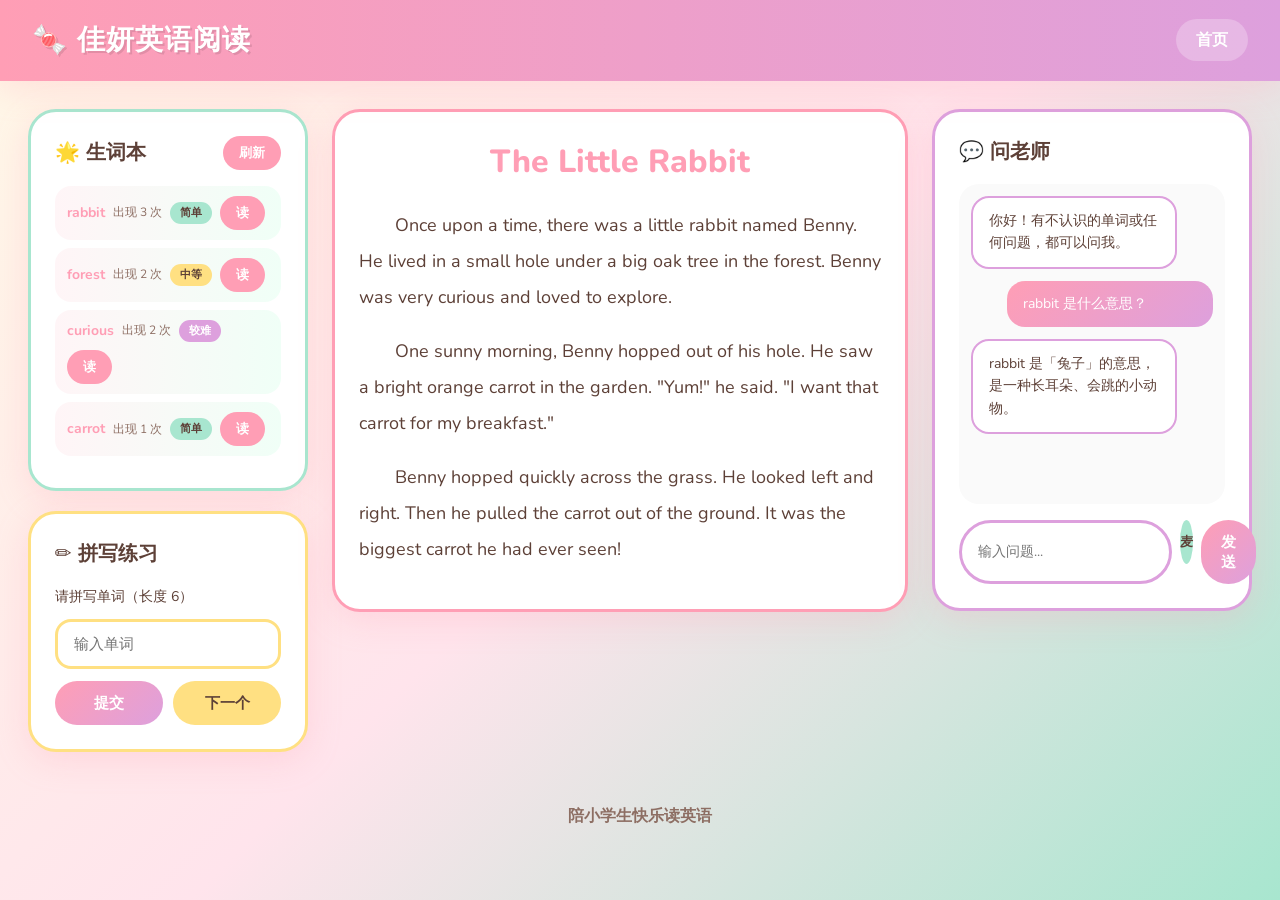
<file: design-demos/demo-01-candy-land.html>
<!DOCTYPE html>
<html lang="zh-CN">
<head>
  <meta charset="UTF-8">
  <meta name="viewport" content="width=device-width, initial-scale=1.0">
  <title>佳妍英语阅读 - 糖果乐园版</title>
  <link href="https://fonts.googleapis.com/css2?family=Nunito:wght@400;600;700;800&display=swap" rel="stylesheet">
  <style>
    :root {
      --candy-pink: #FF9EB5;
      --candy-mint: #A8E6CF;
      --candy-lavender: #DDA0DD;
      --candy-cream: #FFF8E7;
      --candy-yellow: #FFE082;
      --candy-orange: #FFCC80;
      --text-dark: #5D4037;
      --text-light: #8D6E63;
      --white: #FFFFFF;
      --radius-xl: 28px;
      --radius-lg: 20px;
      --shadow-soft: 0 8px 32px rgba(255, 158, 181, 0.25);
    }

    * { box-sizing: border-box; margin: 0; padding: 0; }

    body {
      font-family: 'Nunito', system-ui, sans-serif;
      background: linear-gradient(135deg, var(--candy-cream) 0%, #FFE4EC 50%, var(--candy-mint) 100%);
      min-height: 100vh;
      color: var(--text-dark);
      line-height: 1.6;
    }

    .site-header {
      background: linear-gradient(90deg, var(--candy-pink), var(--candy-lavender));
      padding: 18px 32px;
      display: flex;
      justify-content: space-between;
      align-items: center;
      box-shadow: var(--shadow-soft);
      position: sticky;
      top: 0;
      z-index: 100;
    }

    .logo {
      font-size: 28px;
      font-weight: 800;
      color: var(--white);
      text-shadow: 2px 2px 0 rgba(0,0,0,0.1);
      letter-spacing: 1px;
    }

    .site-header nav a {
      color: var(--white);
      text-decoration: none;
      font-weight: 700;
      font-size: 16px;
      padding: 10px 20px;
      background: rgba(255,255,255,0.25);
      border-radius: 50px;
      transition: all 0.2s;
    }

    .site-header nav a:hover {
      background: rgba(255,255,255,0.4);
      transform: translateY(-2px);
    }

    .container {
      max-width: 1400px;
      margin: 0 auto;
      padding: 28px;
    }

    .reading-layout {
      display: grid;
      grid-template-columns: 280px 1fr 320px;
      gap: 24px;
      align-items: start;
    }

    .card {
      background: var(--white);
      border-radius: var(--radius-xl);
      padding: 24px;
      box-shadow: var(--shadow-soft);
      border: 3px solid transparent;
      transition: transform 0.2s, box-shadow 0.2s;
    }

    .card:hover {
      transform: translateY(-4px);
      box-shadow: 0 12px 40px rgba(255, 158, 181, 0.35);
    }

    .vocab-card { border-color: var(--candy-mint); }
    .spelling-card { border-color: var(--candy-yellow); margin-top: 20px; }
    .article-card { border-color: var(--candy-pink); }
    .chat-panel { border-color: var(--candy-lavender); }

    .card-header {
      display: flex;
      justify-content: space-between;
      align-items: center;
      margin-bottom: 16px;
    }

    .card-header h2 {
      font-size: 20px;
      font-weight: 800;
      color: var(--text-dark);
    }

    .btn-mini {
      background: var(--candy-pink);
      color: var(--white);
      border: none;
      padding: 8px 16px;
      border-radius: 50px;
      font-family: inherit;
      font-weight: 700;
      cursor: pointer;
      transition: all 0.2s;
      font-size: 13px;
    }

    .btn-mini:hover {
      background: #FF80A0;
      transform: scale(1.05);
    }

    .vocab-list {
      list-style: none;
      max-height: 320px;
      overflow-y: auto;
    }

    .vocab-list li {
      display: flex;
      align-items: center;
      gap: 8px;
      padding: 10px 12px;
      margin-bottom: 8px;
      background: linear-gradient(90deg, #FFF5F7, #F0FFF7);
      border-radius: 16px;
      font-size: 14px;
      flex-wrap: wrap;
    }

    .vocab-list .word {
      font-weight: 700;
      color: var(--candy-pink);
    }

    .vocab-list .count {
      color: var(--text-light);
      font-size: 12px;
    }

    .vocab-list .level {
      padding: 2px 10px;
      border-radius: 50px;
      font-size: 11px;
      font-weight: 700;
      color: var(--white);
    }

    .level.easy { background: var(--candy-mint); color: var(--text-dark); }
    .level.medium { background: var(--candy-yellow); color: var(--text-dark); }
    .level.hard { background: var(--candy-lavender); color: var(--white); }

    .spelling-area p {
      margin-bottom: 10px;
      font-size: 14px;
    }

    .spelling-area input {
      width: 100%;
      padding: 12px 16px;
      border: 3px solid var(--candy-yellow);
      border-radius: 16px;
      font-family: inherit;
      font-size: 15px;
      margin-bottom: 12px;
    }

    .spelling-actions {
      display: flex;
      gap: 10px;
    }

    .btn-primary {
      flex: 1;
      background: linear-gradient(135deg, var(--candy-pink), var(--candy-lavender));
      color: var(--white);
      border: none;
      padding: 12px 20px;
      border-radius: 50px;
      font-family: inherit;
      font-weight: 800;
      cursor: pointer;
      transition: all 0.2s;
      font-size: 15px;
    }

    .btn-secondary {
      flex: 1;
      background: var(--candy-yellow);
      color: var(--text-dark);
      border: none;
      padding: 12px 20px;
      border-radius: 50px;
      font-family: inherit;
      font-weight: 800;
      cursor: pointer;
      transition: all 0.2s;
      font-size: 15px;
    }

    .btn-primary:hover, .btn-secondary:hover {
      transform: scale(1.03);
      filter: brightness(1.05);
    }

    .article-card h1 {
      font-size: 32px;
      font-weight: 800;
      color: var(--candy-pink);
      margin-bottom: 20px;
      text-align: center;
    }

    .article-body {
      font-size: 18px;
      line-height: 2;
      color: var(--text-dark);
    }

    .article-body p {
      margin-bottom: 18px;
      text-indent: 2em;
    }

    .chat-history {
      height: 320px;
      overflow-y: auto;
      padding: 12px;
      background: #FAFAFA;
      border-radius: var(--radius-lg);
      margin-bottom: 16px;
    }

    .message {
      padding: 12px 16px;
      border-radius: 18px;
      margin-bottom: 12px;
      max-width: 85%;
      font-size: 14px;
      animation: popIn 0.3s ease;
    }

    @keyframes popIn {
      from { opacity: 0; transform: scale(0.9) translateY(10px); }
      to { opacity: 1; transform: scale(1) translateY(0); }
    }

    .message.assistant {
      background: var(--white);
      border: 2px solid var(--candy-lavender);
      color: var(--text-dark);
    }

    .message.user {
      background: linear-gradient(135deg, var(--candy-pink), var(--candy-lavender));
      color: var(--white);
      margin-left: auto;
    }

    .chat-input {
      display: flex;
      gap: 8px;
    }

    .chat-input input {
      flex: 1;
      padding: 12px 16px;
      border: 3px solid var(--candy-lavender);
      border-radius: 50px;
      font-family: inherit;
      font-size: 14px;
    }

    .btn-mic {
      width: 44px;
      height: 44px;
      border-radius: 50%;
      border: none;
      background: var(--candy-mint);
      color: var(--text-dark);
      font-weight: 800;
      cursor: pointer;
      transition: all 0.2s;
    }

    .btn-mic:hover { transform: scale(1.1); }

    .selection-menu {
      position: absolute;
      background: var(--white);
      border-radius: 16px;
      box-shadow: var(--shadow-soft);
      padding: 8px;
      display: flex;
      gap: 6px;
      z-index: 50;
    }

    .selection-menu button {
      border: none;
      background: var(--candy-mint);
      padding: 8px 14px;
      border-radius: 12px;
      font-family: inherit;
      font-weight: 700;
      cursor: pointer;
      font-size: 13px;
    }

    .selection-menu button:hover { background: var(--candy-pink); color: var(--white); }

    .hidden { display: none !important; }

    .site-footer {
      text-align: center;
      padding: 24px;
      color: var(--text-light);
      font-weight: 600;
    }

    ::-webkit-scrollbar { width: 8px; }
    ::-webkit-scrollbar-track { background: transparent; }
    ::-webkit-scrollbar-thumb { background: var(--candy-pink); border-radius: 10px; }

    @media (max-width: 1100px) {
      .reading-layout { grid-template-columns: 1fr; }
      .column-left, .column-right { order: 2; }
      .column-middle { order: 1; }
    }
  </style>
</head>
<body>
  <header class="site-header">
    <div class="logo">🍬 佳妍英语阅读</div>
    <nav><a href="#">首页</a></nav>
  </header>

  <main class="container">
    <div class="reading-layout">
      <aside class="column-left">
        <section class="card vocab-card">
          <div class="card-header">
            <h2>🌟 生词本</h2>
            <button class="btn-mini">刷新</button>
          </div>
          <ul class="vocab-list">
            <li><span class="word">rabbit</span> <span class="count">出现 3 次</span> <span class="level easy">简单</span> <button class="btn-mini">读</button></li>
            <li><span class="word">forest</span> <span class="count">出现 2 次</span> <span class="level medium">中等</span> <button class="btn-mini">读</button></li>
            <li><span class="word">curious</span> <span class="count">出现 2 次</span> <span class="level hard">较难</span> <button class="btn-mini">读</button></li>
            <li><span class="word">carrot</span> <span class="count">出现 1 次</span> <span class="level easy">简单</span> <button class="btn-mini">读</button></li>
          </ul>
        </section>

        <section class="card spelling-card">
          <div class="card-header"><h2>✏️ 拼写练习</h2></div>
          <div class="spelling-area">
            <p>请拼写单词（长度 6）</p>
            <input type="text" placeholder="输入单词">
            <div class="spelling-actions">
              <button class="btn-primary">提交</button>
              <button class="btn-secondary">下一个</button>
            </div>
          </div>
        </section>
      </aside>

      <section class="column-middle article-card card">
        <h1>The Little Rabbit</h1>
        <article class="article-body">
          <p>Once upon a time, there was a little rabbit named Benny. He lived in a small hole under a big oak tree in the forest. Benny was very curious and loved to explore.</p>
          <p>One sunny morning, Benny hopped out of his hole. He saw a bright orange carrot in the garden. "Yum!" he said. "I want that carrot for my breakfast."</p>
          <p>Benny hopped quickly across the grass. He looked left and right. Then he pulled the carrot out of the ground. It was the biggest carrot he had ever seen!</p>
        </article>
      </section>

      <aside class="column-right chat-panel card">
        <div class="card-header"><h2>💬 问老师</h2></div>
        <div class="chat-history">
          <div class="message assistant">你好！有不认识的单词或任何问题，都可以问我。</div>
          <div class="message user">rabbit 是什么意思？</div>
          <div class="message assistant">rabbit 是「兔子」的意思，是一种长耳朵、会跳的小动物。</div>
        </div>
        <div class="chat-input">
          <input type="text" placeholder="输入问题...">
          <button class="btn-mic">麦</button>
          <button class="btn-primary">发送</button>
        </div>
      </aside>
    </div>
  </main>

  <div id="selection-menu" class="selection-menu hidden">
    <button>翻译</button>
    <button>朗读</button>
    <button>取消</button>
  </div>

  <footer class="site-footer">陪小学生快乐读英语</footer>

  <script>
    const article = document.querySelector('.article-body');
    const menu = document.getElementById('selection-menu');

    article.addEventListener('mouseup', () => {
      const text = window.getSelection().toString().trim();
      if (text && text.length < 200) {
        const range = window.getSelection().getRangeAt(0);
        const rect = range.getBoundingClientRect();
        menu.style.left = (rect.left + window.scrollX) + 'px';
        menu.style.top = (rect.bottom + window.scrollY + 8) + 'px';
        menu.classList.remove('hidden');
      }
    });

    document.addEventListener('mousedown', (e) => {
      if (!menu.contains(e.target)) menu.classList.add('hidden');
    });
  </script>
</body>
</html>
</file>
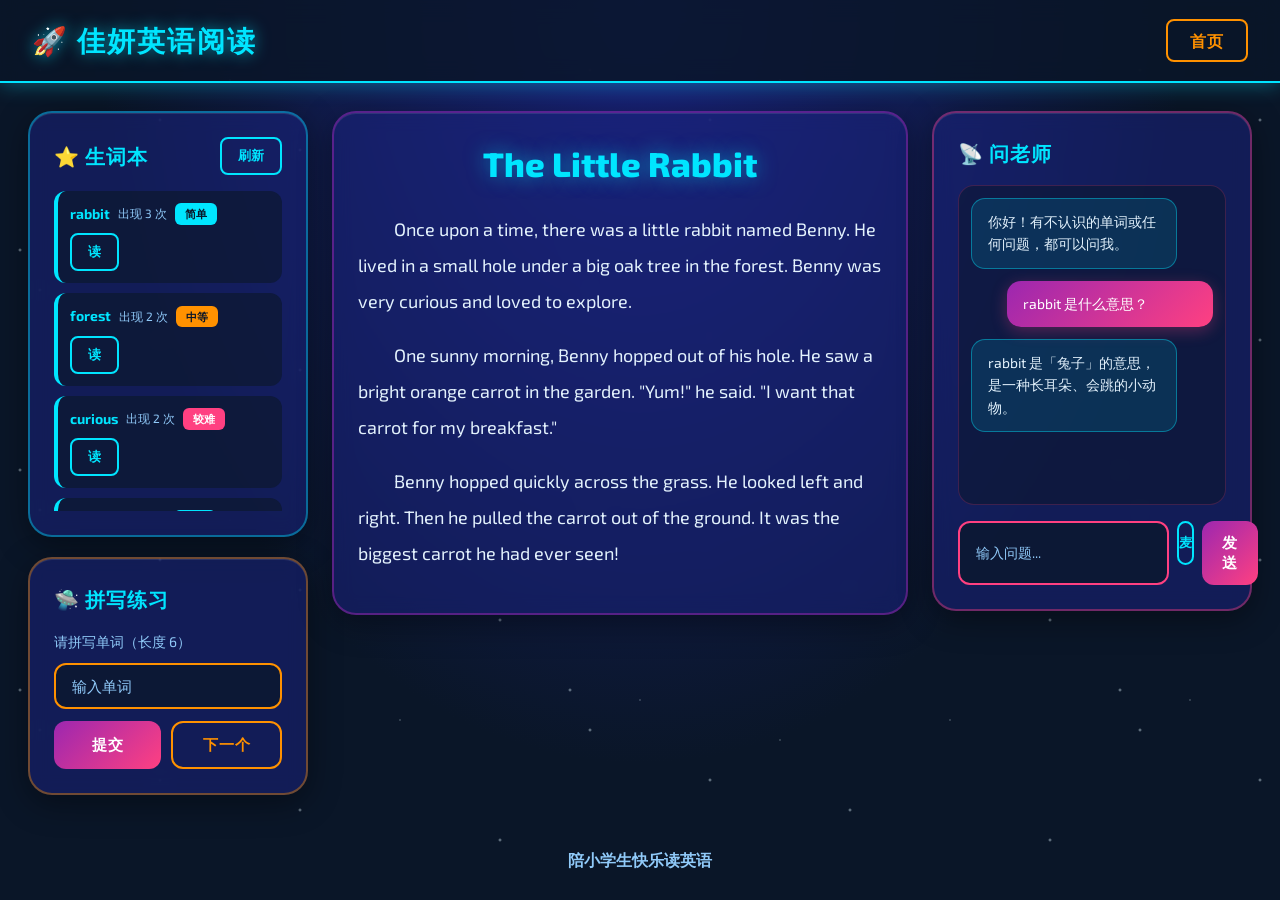
<file: design-demos/demo-02-space-adventure.html>
<!DOCTYPE html>
<html lang="zh-CN">
<head>
  <meta charset="UTF-8">
  <meta name="viewport" content="width=device-width, initial-scale=1.0">
  <title>佳妍英语阅读 - 太空探险版</title>
  <link href="https://fonts.googleapis.com/css2?family=Exo+2:wght@400;600;700;800&display=swap" rel="stylesheet">
  <style>
    :root {
      --space-deep: #0A1628;
      --space-blue: #1A237E;
      --space-cyan: #00E5FF;
      --space-orange: #FF9100;
      --space-purple: #9C27B0;
      --space-pink: #FF4081;
      --star: #E1F5FE;
      --text-light: #E3F2FD;
      --text-dim: #90CAF9;
      --white: #FFFFFF;
      --radius-xl: 24px;
      --radius-lg: 16px;
      --glow-cyan: 0 0 20px rgba(0, 229, 255, 0.4);
      --glow-orange: 0 0 20px rgba(255, 145, 0, 0.4);
    }

    * { box-sizing: border-box; margin: 0; padding: 0; }

    body {
      font-family: 'Exo 2', system-ui, sans-serif;
      background: radial-gradient(ellipse at top, var(--space-blue) 0%, var(--space-deep) 60%);
      min-height: 100vh;
      color: var(--text-light);
      line-height: 1.6;
      position: relative;
    }

    body::before {
      content: '';
      position: fixed;
      top: 0; left: 0; right: 0; bottom: 0;
      background-image:
        radial-gradient(2px 2px at 20px 30px, var(--star), transparent),
        radial-gradient(2px 2px at 40px 70px, var(--star), transparent),
        radial-gradient(1px 1px at 90px 40px, var(--star), transparent),
        radial-gradient(2px 2px at 160px 120px, var(--star), transparent),
        radial-gradient(1px 1px at 230px 80px, var(--star), transparent),
        radial-gradient(2px 2px at 300px 150px, var(--star), transparent),
        radial-gradient(1px 1px at 400px 60px, var(--star), transparent),
        radial-gradient(2px 2px at 500px 180px, var(--star), transparent);
      background-size: 550px 220px;
      opacity: 0.6;
      pointer-events: none;
      z-index: 0;
    }

    .site-header {
      background: rgba(10, 22, 40, 0.85);
      backdrop-filter: blur(12px);
      border-bottom: 2px solid var(--space-cyan);
      padding: 18px 32px;
      display: flex;
      justify-content: space-between;
      align-items: center;
      box-shadow: var(--glow-cyan);
      position: sticky;
      top: 0;
      z-index: 100;
    }

    .logo {
      font-size: 28px;
      font-weight: 800;
      color: var(--space-cyan);
      text-shadow: 0 0 16px rgba(0, 229, 255, 0.6);
      letter-spacing: 2px;
    }

    .site-header nav a {
      color: var(--space-orange);
      text-decoration: none;
      font-weight: 700;
      font-size: 16px;
      padding: 10px 22px;
      border: 2px solid var(--space-orange);
      border-radius: 8px;
      transition: all 0.2s;
      text-transform: uppercase;
      letter-spacing: 1px;
    }

    .site-header nav a:hover {
      background: var(--space-orange);
      color: var(--space-deep);
      box-shadow: var(--glow-orange);
    }

    .container {
      max-width: 1400px;
      margin: 0 auto;
      padding: 28px;
      position: relative;
      z-index: 1;
    }

    .reading-layout {
      display: grid;
      grid-template-columns: 280px 1fr 320px;
      gap: 24px;
      align-items: start;
    }

    .card {
      background: rgba(26, 35, 126, 0.55);
      backdrop-filter: blur(10px);
      border-radius: var(--radius-xl);
      padding: 24px;
      border: 2px solid rgba(0, 229, 255, 0.3);
      box-shadow: 0 8px 32px rgba(0, 0, 0, 0.4), inset 0 1px 0 rgba(255,255,255,0.1);
      transition: all 0.2s;
    }

    .card:hover {
      border-color: var(--space-cyan);
      box-shadow: var(--glow-cyan), 0 12px 40px rgba(0, 0, 0, 0.5);
      transform: translateY(-2px);
    }

    .vocab-card { border-color: rgba(0, 229, 255, 0.4); }
    .spelling-card { border-color: rgba(255, 145, 0, 0.4); margin-top: 20px; }
    .article-card { border-color: rgba(156, 39, 176, 0.5); }
    .chat-panel { border-color: rgba(255, 64, 129, 0.4); }

    .card-header {
      display: flex;
      justify-content: space-between;
      align-items: center;
      margin-bottom: 16px;
    }

    .card-header h2 {
      font-size: 20px;
      font-weight: 700;
      color: var(--space-cyan);
      text-transform: uppercase;
      letter-spacing: 1px;
    }

    .btn-mini {
      background: transparent;
      color: var(--space-cyan);
      border: 2px solid var(--space-cyan);
      padding: 8px 16px;
      border-radius: 8px;
      font-family: inherit;
      font-weight: 700;
      cursor: pointer;
      transition: all 0.2s;
      font-size: 13px;
    }

    .btn-mini:hover {
      background: var(--space-cyan);
      color: var(--space-deep);
      box-shadow: var(--glow-cyan);
    }

    .vocab-list {
      list-style: none;
      max-height: 320px;
      overflow-y: auto;
    }

    .vocab-list li {
      display: flex;
      align-items: center;
      gap: 8px;
      padding: 12px;
      margin-bottom: 10px;
      background: rgba(10, 22, 40, 0.6);
      border-radius: 12px;
      font-size: 14px;
      flex-wrap: wrap;
      border-left: 4px solid var(--space-cyan);
    }

    .vocab-list .word {
      font-weight: 700;
      color: var(--space-cyan);
    }

    .vocab-list .count {
      color: var(--text-dim);
      font-size: 12px;
    }

    .vocab-list .level {
      padding: 2px 10px;
      border-radius: 6px;
      font-size: 11px;
      font-weight: 700;
      color: var(--space-deep);
    }

    .level.easy { background: var(--space-cyan); }
    .level.medium { background: var(--space-orange); }
    .level.hard { background: var(--space-pink); color: var(--white); }

    .spelling-area p {
      margin-bottom: 10px;
      font-size: 14px;
      color: var(--text-dim);
    }

    .spelling-area input {
      width: 100%;
      padding: 12px 16px;
      background: rgba(10, 22, 40, 0.7);
      border: 2px solid var(--space-orange);
      border-radius: 12px;
      color: var(--white);
      font-family: inherit;
      font-size: 15px;
      margin-bottom: 12px;
    }

    .spelling-area input::placeholder { color: var(--text-dim); }

    .spelling-actions {
      display: flex;
      gap: 10px;
    }

    .btn-primary {
      flex: 1;
      background: linear-gradient(135deg, var(--space-purple), var(--space-pink));
      color: var(--white);
      border: none;
      padding: 12px 20px;
      border-radius: 12px;
      font-family: inherit;
      font-weight: 700;
      cursor: pointer;
      transition: all 0.2s;
      font-size: 15px;
      text-transform: uppercase;
      letter-spacing: 1px;
    }

    .btn-secondary {
      flex: 1;
      background: transparent;
      color: var(--space-orange);
      border: 2px solid var(--space-orange);
      padding: 12px 20px;
      border-radius: 12px;
      font-family: inherit;
      font-weight: 700;
      cursor: pointer;
      transition: all 0.2s;
      font-size: 15px;
      text-transform: uppercase;
      letter-spacing: 1px;
    }

    .btn-primary:hover, .btn-secondary:hover {
      transform: scale(1.03);
      box-shadow: var(--glow-orange);
    }

    .btn-primary:hover { box-shadow: 0 0 20px rgba(156, 39, 176, 0.5); }

    .article-card h1 {
      font-size: 34px;
      font-weight: 800;
      color: var(--space-cyan);
      margin-bottom: 20px;
      text-align: center;
      text-shadow: 0 0 20px rgba(0, 229, 255, 0.5);
    }

    .article-body {
      font-size: 18px;
      line-height: 2;
      color: var(--text-light);
    }

    .article-body p {
      margin-bottom: 18px;
      text-indent: 2em;
    }

    .chat-history {
      height: 320px;
      overflow-y: auto;
      padding: 12px;
      background: rgba(10, 22, 40, 0.5);
      border-radius: var(--radius-lg);
      margin-bottom: 16px;
      border: 1px solid rgba(255, 64, 129, 0.2);
    }

    .message {
      padding: 12px 16px;
      border-radius: 14px;
      margin-bottom: 12px;
      max-width: 85%;
      font-size: 14px;
    }

    .message.assistant {
      background: rgba(0, 229, 255, 0.12);
      border: 1px solid rgba(0, 229, 255, 0.4);
      color: var(--text-light);
    }

    .message.user {
      background: linear-gradient(135deg, var(--space-purple), var(--space-pink));
      color: var(--white);
      margin-left: auto;
      box-shadow: 0 4px 16px rgba(255, 64, 129, 0.3);
    }

    .chat-input {
      display: flex;
      gap: 8px;
    }

    .chat-input input {
      flex: 1;
      padding: 12px 16px;
      background: rgba(10, 22, 40, 0.7);
      border: 2px solid var(--space-pink);
      border-radius: 12px;
      color: var(--white);
      font-family: inherit;
      font-size: 14px;
    }

    .chat-input input::placeholder { color: var(--text-dim); }

    .btn-mic {
      width: 44px;
      height: 44px;
      border-radius: 10px;
      border: 2px solid var(--space-cyan);
      background: transparent;
      color: var(--space-cyan);
      font-weight: 800;
      cursor: pointer;
      transition: all 0.2s;
    }

    .btn-mic:hover {
      background: var(--space-cyan);
      color: var(--space-deep);
      box-shadow: var(--glow-cyan);
    }

    .selection-menu {
      position: absolute;
      background: rgba(10, 22, 40, 0.95);
      border-radius: 12px;
      box-shadow: var(--glow-cyan);
      padding: 8px;
      display: flex;
      gap: 6px;
      z-index: 50;
      border: 2px solid var(--space-cyan);
    }

    .selection-menu button {
      border: 1px solid var(--space-cyan);
      background: transparent;
      color: var(--space-cyan);
      padding: 8px 14px;
      border-radius: 8px;
      font-family: inherit;
      font-weight: 700;
      cursor: pointer;
      font-size: 13px;
    }

    .selection-menu button:hover {
      background: var(--space-cyan);
      color: var(--space-deep);
    }

    .hidden { display: none !important; }

    .site-footer {
      text-align: center;
      padding: 24px;
      color: var(--text-dim);
      font-weight: 600;
      position: relative;
      z-index: 1;
    }

    ::-webkit-scrollbar { width: 8px; }
    ::-webkit-scrollbar-track { background: rgba(0,0,0,0.2); }
    ::-webkit-scrollbar-thumb { background: var(--space-cyan); border-radius: 10px; }

    @media (max-width: 1100px) {
      .reading-layout { grid-template-columns: 1fr; }
      .column-left, .column-right { order: 2; }
      .column-middle { order: 1; }
    }
  </style>
</head>
<body>
  <header class="site-header">
    <div class="logo">🚀 佳妍英语阅读</div>
    <nav><a href="#">首页</a></nav>
  </header>

  <main class="container">
    <div class="reading-layout">
      <aside class="column-left">
        <section class="card vocab-card">
          <div class="card-header">
            <h2>⭐ 生词本</h2>
            <button class="btn-mini">刷新</button>
          </div>
          <ul class="vocab-list">
            <li><span class="word">rabbit</span> <span class="count">出现 3 次</span> <span class="level easy">简单</span> <button class="btn-mini">读</button></li>
            <li><span class="word">forest</span> <span class="count">出现 2 次</span> <span class="level medium">中等</span> <button class="btn-mini">读</button></li>
            <li><span class="word">curious</span> <span class="count">出现 2 次</span> <span class="level hard">较难</span> <button class="btn-mini">读</button></li>
            <li><span class="word">carrot</span> <span class="count">出现 1 次</span> <span class="level easy">简单</span> <button class="btn-mini">读</button></li>
          </ul>
        </section>

        <section class="card spelling-card">
          <div class="card-header"><h2>🛸 拼写练习</h2></div>
          <div class="spelling-area">
            <p>请拼写单词（长度 6）</p>
            <input type="text" placeholder="输入单词">
            <div class="spelling-actions">
              <button class="btn-primary">提交</button>
              <button class="btn-secondary">下一个</button>
            </div>
          </div>
        </section>
      </aside>

      <section class="column-middle article-card card">
        <h1>The Little Rabbit</h1>
        <article class="article-body">
          <p>Once upon a time, there was a little rabbit named Benny. He lived in a small hole under a big oak tree in the forest. Benny was very curious and loved to explore.</p>
          <p>One sunny morning, Benny hopped out of his hole. He saw a bright orange carrot in the garden. "Yum!" he said. "I want that carrot for my breakfast."</p>
          <p>Benny hopped quickly across the grass. He looked left and right. Then he pulled the carrot out of the ground. It was the biggest carrot he had ever seen!</p>
        </article>
      </section>

      <aside class="column-right chat-panel card">
        <div class="card-header"><h2>📡 问老师</h2></div>
        <div class="chat-history">
          <div class="message assistant">你好！有不认识的单词或任何问题，都可以问我。</div>
          <div class="message user">rabbit 是什么意思？</div>
          <div class="message assistant">rabbit 是「兔子」的意思，是一种长耳朵、会跳的小动物。</div>
        </div>
        <div class="chat-input">
          <input type="text" placeholder="输入问题...">
          <button class="btn-mic">麦</button>
          <button class="btn-primary">发送</button>
        </div>
      </aside>
    </div>
  </main>

  <div id="selection-menu" class="selection-menu hidden">
    <button>翻译</button>
    <button>朗读</button>
    <button>取消</button>
  </div>

  <footer class="site-footer">陪小学生快乐读英语</footer>

  <script>
    const article = document.querySelector('.article-body');
    const menu = document.getElementById('selection-menu');

    article.addEventListener('mouseup', () => {
      const text = window.getSelection().toString().trim();
      if (text && text.length < 200) {
        const range = window.getSelection().getRangeAt(0);
        const rect = range.getBoundingClientRect();
        menu.style.left = (rect.left + window.scrollX) + 'px';
        menu.style.top = (rect.bottom + window.scrollY + 8) + 'px';
        menu.classList.remove('hidden');
      }
    });

    document.addEventListener('mousedown', (e) => {
      if (!menu.contains(e.target)) menu.classList.add('hidden');
    });
  </script>
</body>
</html>
</file>
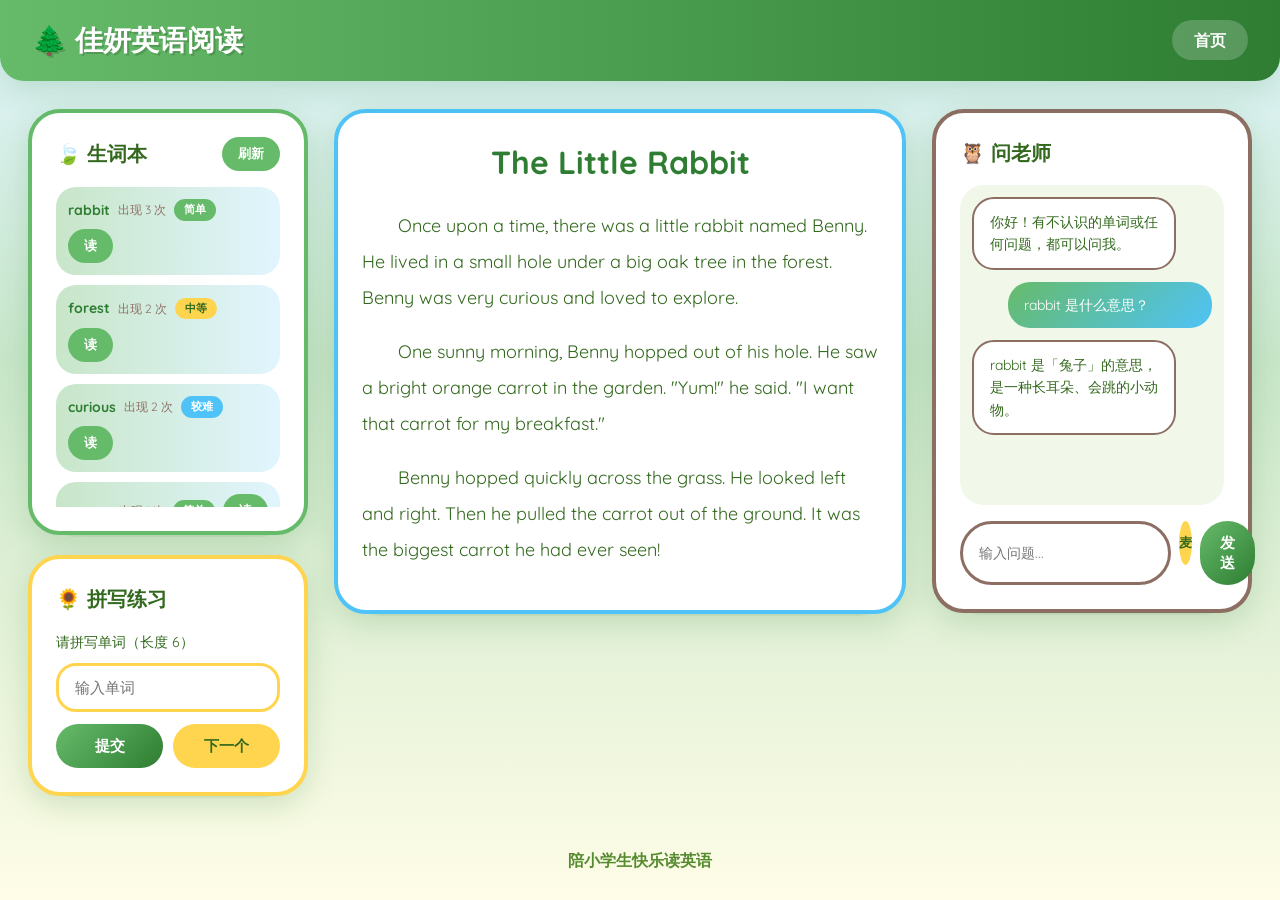
<file: design-demos/demo-03-forest-friends.html>
<!DOCTYPE html>
<html lang="zh-CN">
<head>
  <meta charset="UTF-8">
  <meta name="viewport" content="width=device-width, initial-scale=1.0">
  <title>佳妍英语阅读 - 森林朋友版</title>
  <link href="https://fonts.googleapis.com/css2?family=Quicksand:wght@400;600;700&display=swap" rel="stylesheet">
  <style>
    :root {
      --forest-green: #66BB6A;
      --forest-dark: #2E7D32;
      --sky-blue: #4FC3F7;
      --sun-yellow: #FFD54F;
      --bark-brown: #8D6E63;
      --leaf-light: #C8E6C9;
      --cream: #FFFDE7;
      --text-dark: #33691E;
      --text-light: #558B2F;
      --white: #FFFFFF;
      --radius-xl: 32px;
      --radius-lg: 24px;
      --shadow-natural: 0 10px 30px rgba(46, 125, 50, 0.18);
    }

    * { box-sizing: border-box; margin: 0; padding: 0; }

    body {
      font-family: 'Quicksand', system-ui, sans-serif;
      background: linear-gradient(180deg, #E1F5FE 0%, var(--leaf-light) 40%, var(--cream) 100%);
      min-height: 100vh;
      color: var(--text-dark);
      line-height: 1.6;
    }

    .site-header {
      background: linear-gradient(90deg, var(--forest-green), var(--forest-dark));
      padding: 18px 32px;
      display: flex;
      justify-content: space-between;
      align-items: center;
      box-shadow: var(--shadow-natural);
      position: sticky;
      top: 0;
      z-index: 100;
      border-radius: 0 0 24px 24px;
    }

    .logo {
      font-size: 28px;
      font-weight: 700;
      color: var(--white);
      text-shadow: 2px 2px 0 rgba(0,0,0,0.15);
    }

    .site-header nav a {
      color: var(--white);
      text-decoration: none;
      font-weight: 700;
      font-size: 16px;
      padding: 10px 22px;
      background: rgba(255,255,255,0.2);
      border-radius: 50px;
      transition: all 0.2s;
    }

    .site-header nav a:hover {
      background: rgba(255,255,255,0.35);
      transform: translateY(-2px);
    }

    .container {
      max-width: 1400px;
      margin: 0 auto;
      padding: 28px;
    }

    .reading-layout {
      display: grid;
      grid-template-columns: 280px 1fr 320px;
      gap: 26px;
      align-items: start;
    }

    .card {
      background: var(--white);
      border-radius: var(--radius-xl);
      padding: 24px;
      box-shadow: var(--shadow-natural);
      position: relative;
      transition: transform 0.2s;
    }

    .card:hover { transform: translateY(-3px); }

    .card::before {
      content: '';
      position: absolute;
      top: 12px;
      left: 12px;
      right: 12px;
      bottom: -6px;
      background: rgba(46, 125, 50, 0.08);
      border-radius: var(--radius-xl);
      z-index: -1;
    }

    .vocab-card { border: 4px solid var(--forest-green); }
    .spelling-card { border: 4px solid var(--sun-yellow); margin-top: 20px; }
    .article-card { border: 4px solid var(--sky-blue); }
    .chat-panel { border: 4px solid var(--bark-brown); }

    .card-header {
      display: flex;
      justify-content: space-between;
      align-items: center;
      margin-bottom: 16px;
    }

    .card-header h2 {
      font-size: 20px;
      font-weight: 700;
      color: var(--text-dark);
    }

    .btn-mini {
      background: var(--forest-green);
      color: var(--white);
      border: none;
      padding: 8px 16px;
      border-radius: 50px;
      font-family: inherit;
      font-weight: 700;
      cursor: pointer;
      transition: all 0.2s;
      font-size: 13px;
    }

    .btn-mini:hover {
      background: var(--forest-dark);
      transform: scale(1.05);
    }

    .vocab-list {
      list-style: none;
      max-height: 320px;
      overflow-y: auto;
    }

    .vocab-list li {
      display: flex;
      align-items: center;
      gap: 8px;
      padding: 12px;
      margin-bottom: 10px;
      background: linear-gradient(90deg, var(--leaf-light), #E1F5FE);
      border-radius: 20px;
      font-size: 14px;
      flex-wrap: wrap;
    }

    .vocab-list .word {
      font-weight: 700;
      color: var(--forest-dark);
    }

    .vocab-list .count {
      color: var(--bark-brown);
      font-size: 12px;
    }

    .vocab-list .level {
      padding: 2px 10px;
      border-radius: 50px;
      font-size: 11px;
      font-weight: 700;
      color: var(--white);
    }

    .level.easy { background: var(--forest-green); }
    .level.medium { background: var(--sun-yellow); color: var(--text-dark); }
    .level.hard { background: var(--sky-blue); color: var(--white); }

    .spelling-area p {
      margin-bottom: 10px;
      font-size: 14px;
    }

    .spelling-area input {
      width: 100%;
      padding: 12px 16px;
      border: 3px solid var(--sun-yellow);
      border-radius: 20px;
      font-family: inherit;
      font-size: 15px;
      margin-bottom: 12px;
    }

    .spelling-actions {
      display: flex;
      gap: 10px;
    }

    .btn-primary {
      flex: 1;
      background: linear-gradient(135deg, var(--forest-green), var(--forest-dark));
      color: var(--white);
      border: none;
      padding: 12px 20px;
      border-radius: 50px;
      font-family: inherit;
      font-weight: 700;
      cursor: pointer;
      transition: all 0.2s;
      font-size: 15px;
    }

    .btn-secondary {
      flex: 1;
      background: var(--sun-yellow);
      color: var(--text-dark);
      border: none;
      padding: 12px 20px;
      border-radius: 50px;
      font-family: inherit;
      font-weight: 700;
      cursor: pointer;
      transition: all 0.2s;
      font-size: 15px;
    }

    .btn-primary:hover, .btn-secondary:hover {
      transform: scale(1.03);
      filter: brightness(1.05);
    }

    .article-card h1 {
      font-size: 32px;
      font-weight: 700;
      color: var(--forest-dark);
      margin-bottom: 20px;
      text-align: center;
    }

    .article-body {
      font-size: 18px;
      line-height: 2;
      color: var(--text-dark);
    }

    .article-body p {
      margin-bottom: 18px;
      text-indent: 2em;
    }

    .chat-history {
      height: 320px;
      overflow-y: auto;
      padding: 12px;
      background: #F1F8E9;
      border-radius: var(--radius-lg);
      margin-bottom: 16px;
    }

    .message {
      padding: 12px 16px;
      border-radius: 22px;
      margin-bottom: 12px;
      max-width: 85%;
      font-size: 14px;
    }

    .message.assistant {
      background: var(--white);
      border: 2px solid var(--bark-brown);
      color: var(--text-dark);
    }

    .message.user {
      background: linear-gradient(135deg, var(--forest-green), var(--sky-blue));
      color: var(--white);
      margin-left: auto;
    }

    .chat-input {
      display: flex;
      gap: 8px;
    }

    .chat-input input {
      flex: 1;
      padding: 12px 16px;
      border: 3px solid var(--bark-brown);
      border-radius: 50px;
      font-family: inherit;
      font-size: 14px;
    }

    .btn-mic {
      width: 44px;
      height: 44px;
      border-radius: 50%;
      border: none;
      background: var(--sun-yellow);
      color: var(--text-dark);
      font-weight: 800;
      cursor: pointer;
      transition: all 0.2s;
    }

    .btn-mic:hover { transform: scale(1.1); }

    .selection-menu {
      position: absolute;
      background: var(--white);
      border-radius: 20px;
      box-shadow: var(--shadow-natural);
      padding: 8px;
      display: flex;
      gap: 6px;
      z-index: 50;
      border: 3px solid var(--forest-green);
    }

    .selection-menu button {
      border: none;
      background: var(--leaf-light);
      color: var(--text-dark);
      padding: 8px 14px;
      border-radius: 16px;
      font-family: inherit;
      font-weight: 700;
      cursor: pointer;
      font-size: 13px;
    }

    .selection-menu button:hover { background: var(--forest-green); color: var(--white); }

    .hidden { display: none !important; }

    .site-footer {
      text-align: center;
      padding: 24px;
      color: var(--text-light);
      font-weight: 600;
    }

    ::-webkit-scrollbar { width: 8px; }
    ::-webkit-scrollbar-track { background: transparent; }
    ::-webkit-scrollbar-thumb { background: var(--forest-green); border-radius: 10px; }

    @media (max-width: 1100px) {
      .reading-layout { grid-template-columns: 1fr; }
      .column-left, .column-right { order: 2; }
      .column-middle { order: 1; }
    }
  </style>
</head>
<body>
  <header class="site-header">
    <div class="logo">🌲 佳妍英语阅读</div>
    <nav><a href="#">首页</a></nav>
  </header>

  <main class="container">
    <div class="reading-layout">
      <aside class="column-left">
        <section class="card vocab-card">
          <div class="card-header">
            <h2>🍃 生词本</h2>
            <button class="btn-mini">刷新</button>
          </div>
          <ul class="vocab-list">
            <li><span class="word">rabbit</span> <span class="count">出现 3 次</span> <span class="level easy">简单</span> <button class="btn-mini">读</button></li>
            <li><span class="word">forest</span> <span class="count">出现 2 次</span> <span class="level medium">中等</span> <button class="btn-mini">读</button></li>
            <li><span class="word">curious</span> <span class="count">出现 2 次</span> <span class="level hard">较难</span> <button class="btn-mini">读</button></li>
            <li><span class="word">carrot</span> <span class="count">出现 1 次</span> <span class="level easy">简单</span> <button class="btn-mini">读</button></li>
          </ul>
        </section>

        <section class="card spelling-card">
          <div class="card-header"><h2>🌻 拼写练习</h2></div>
          <div class="spelling-area">
            <p>请拼写单词（长度 6）</p>
            <input type="text" placeholder="输入单词">
            <div class="spelling-actions">
              <button class="btn-primary">提交</button>
              <button class="btn-secondary">下一个</button>
            </div>
          </div>
        </section>
      </aside>

      <section class="column-middle article-card card">
        <h1>The Little Rabbit</h1>
        <article class="article-body">
          <p>Once upon a time, there was a little rabbit named Benny. He lived in a small hole under a big oak tree in the forest. Benny was very curious and loved to explore.</p>
          <p>One sunny morning, Benny hopped out of his hole. He saw a bright orange carrot in the garden. "Yum!" he said. "I want that carrot for my breakfast."</p>
          <p>Benny hopped quickly across the grass. He looked left and right. Then he pulled the carrot out of the ground. It was the biggest carrot he had ever seen!</p>
        </article>
      </section>

      <aside class="column-right chat-panel card">
        <div class="card-header"><h2>🦉 问老师</h2></div>
        <div class="chat-history">
          <div class="message assistant">你好！有不认识的单词或任何问题，都可以问我。</div>
          <div class="message user">rabbit 是什么意思？</div>
          <div class="message assistant">rabbit 是「兔子」的意思，是一种长耳朵、会跳的小动物。</div>
        </div>
        <div class="chat-input">
          <input type="text" placeholder="输入问题...">
          <button class="btn-mic">麦</button>
          <button class="btn-primary">发送</button>
        </div>
      </aside>
    </div>
  </main>

  <div id="selection-menu" class="selection-menu hidden">
    <button>翻译</button>
    <button>朗读</button>
    <button>取消</button>
  </div>

  <footer class="site-footer">陪小学生快乐读英语</footer>

  <script>
    const article = document.querySelector('.article-body');
    const menu = document.getElementById('selection-menu');

    article.addEventListener('mouseup', () => {
      const text = window.getSelection().toString().trim();
      if (text && text.length < 200) {
        const range = window.getSelection().getRangeAt(0);
        const rect = range.getBoundingClientRect();
        menu.style.left = (rect.left + window.scrollX) + 'px';
        menu.style.top = (rect.bottom + window.scrollY + 8) + 'px';
        menu.classList.remove('hidden');
      }
    });

    document.addEventListener('mousedown', (e) => {
      if (!menu.contains(e.target)) menu.classList.add('hidden');
    });
  </script>
</body>
</html>
</file>
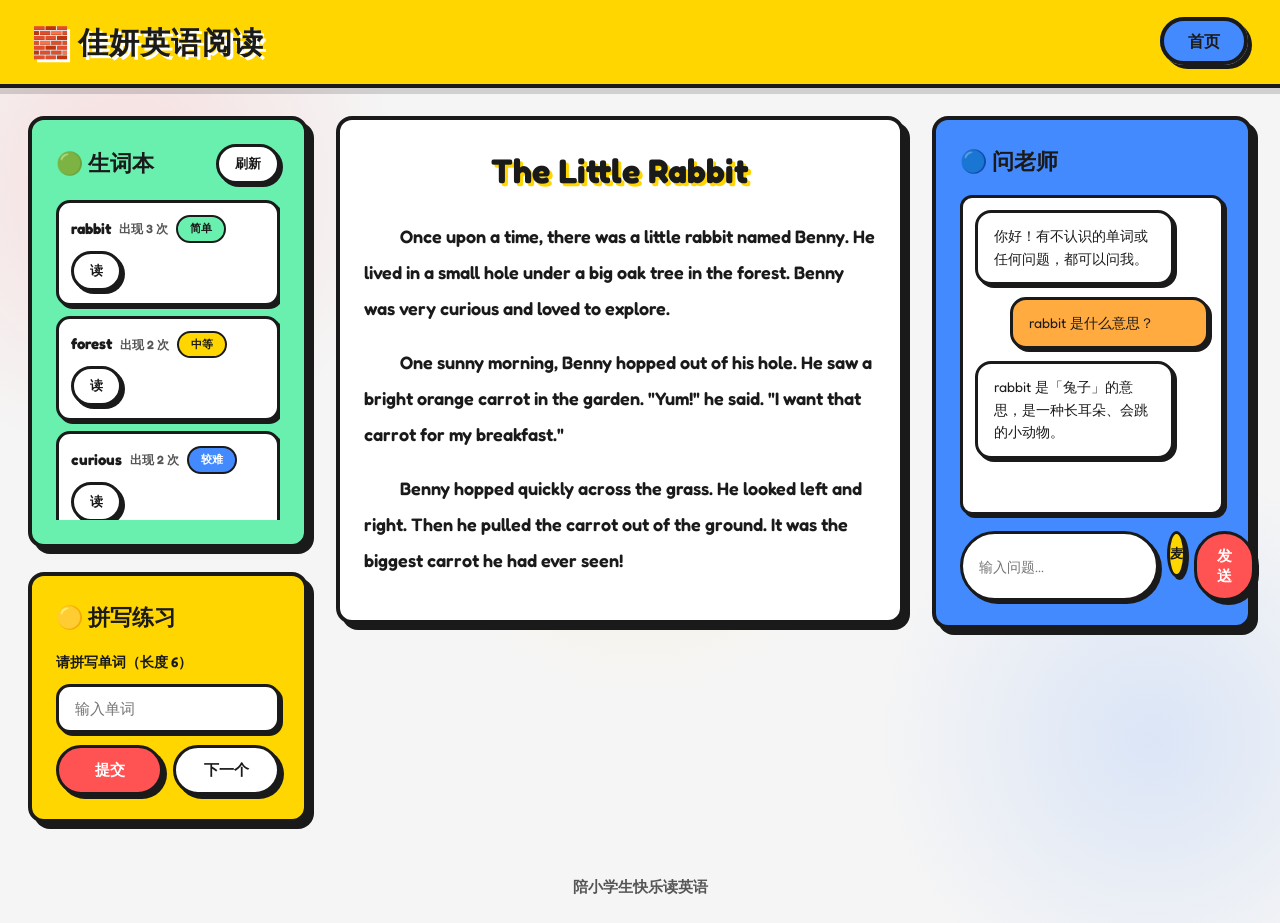
<file: design-demos/demo-04-building-blocks.html>
<!DOCTYPE html>
<html lang="zh-CN">
<head>
  <meta charset="UTF-8">
  <meta name="viewport" content="width=device-width, initial-scale=1.0">
  <title>佳妍英语阅读 - 积木王国版</title>
  <link href="https://fonts.googleapis.com/css2?family=Fredoka:wght@400;600;700&display=swap" rel="stylesheet">
  <style>
    :root {
      --block-red: #FF5252;
      --block-blue: #448AFF;
      --block-yellow: #FFD600;
      --block-green: #69F0AE;
      --block-orange: #FFAB40;
      --block-purple: #E040FB;
      --block-black: #1A1A1A;
      --block-white: #FFFFFF;
      --block-gray: #F5F5F5;
      --text-dark: #1A1A1A;
      --text-light: #555555;
      --radius-xl: 16px;
      --radius-lg: 12px;
      --shadow-block: 6px 6px 0 var(--block-black);
      --shadow-block-hover: 8px 8px 0 var(--block-black);
      --border-thick: 4px solid var(--block-black);
    }

    * { box-sizing: border-box; margin: 0; padding: 0; }

    body {
      font-family: 'Fredoka', system-ui, sans-serif;
      background: var(--block-gray);
      background-image:
        radial-gradient(circle at 10% 20%, rgba(255, 82, 82, 0.15) 0%, transparent 20%),
        radial-gradient(circle at 90% 80%, rgba(68, 138, 255, 0.15) 0%, transparent 20%),
        radial-gradient(circle at 50% 50%, rgba(255, 214, 0, 0.1) 0%, transparent 30%);
      min-height: 100vh;
      color: var(--text-dark);
      line-height: 1.6;
    }

    .site-header {
      background: var(--block-yellow);
      border-bottom: var(--border-thick);
      padding: 18px 32px;
      display: flex;
      justify-content: space-between;
      align-items: center;
      position: sticky;
      top: 0;
      z-index: 100;
      box-shadow: 0 6px 0 rgba(0,0,0,0.15);
    }

    .logo {
      font-size: 30px;
      font-weight: 700;
      color: var(--block-black);
      text-shadow: 3px 3px 0 var(--block-white);
      letter-spacing: 1px;
    }

    .site-header nav a {
      color: var(--block-black);
      text-decoration: none;
      font-weight: 700;
      font-size: 16px;
      padding: 10px 24px;
      background: var(--block-blue);
      border: var(--border-thick);
      border-radius: 50px;
      transition: all 0.15s;
      box-shadow: 4px 4px 0 var(--block-black);
    }

    .site-header nav a:hover {
      transform: translate(-2px, -2px);
      box-shadow: 6px 6px 0 var(--block-black);
    }

    .container {
      max-width: 1400px;
      margin: 0 auto;
      padding: 28px;
    }

    .reading-layout {
      display: grid;
      grid-template-columns: 280px 1fr 320px;
      gap: 28px;
      align-items: start;
    }

    .card {
      background: var(--block-white);
      border-radius: var(--radius-xl);
      padding: 24px;
      border: var(--border-thick);
      box-shadow: var(--shadow-block);
      position: relative;
      transition: all 0.15s;
    }

    .card:hover {
      transform: translate(-3px, -3px);
      box-shadow: var(--shadow-block-hover);
    }

    .vocab-card { background: var(--block-green); }
    .spelling-card { background: var(--block-yellow); margin-top: 24px; }
    .article-card { background: var(--block-white); }
    .chat-panel { background: var(--block-blue); }

    .card-header {
      display: flex;
      justify-content: space-between;
      align-items: center;
      margin-bottom: 16px;
    }

    .card-header h2 {
      font-size: 22px;
      font-weight: 700;
      color: var(--block-black);
    }

    .btn-mini {
      background: var(--block-white);
      color: var(--block-black);
      border: 3px solid var(--block-black);
      padding: 8px 16px;
      border-radius: 50px;
      font-family: inherit;
      font-weight: 700;
      cursor: pointer;
      transition: all 0.15s;
      font-size: 13px;
      box-shadow: 3px 3px 0 var(--block-black);
    }

    .btn-mini:hover {
      transform: translate(-2px, -2px);
      box-shadow: 5px 5px 0 var(--block-black);
    }

    .vocab-list {
      list-style: none;
      max-height: 320px;
      overflow-y: auto;
    }

    .vocab-list li {
      display: flex;
      align-items: center;
      gap: 8px;
      padding: 12px;
      margin-bottom: 10px;
      background: var(--block-white);
      border: 3px solid var(--block-black);
      border-radius: 14px;
      font-size: 14px;
      flex-wrap: wrap;
      box-shadow: 3px 3px 0 var(--block-black);
    }

    .vocab-list .word {
      font-weight: 700;
      color: var(--block-black);
      font-size: 15px;
    }

    .vocab-list .count {
      color: var(--text-light);
      font-size: 12px;
      font-weight: 600;
    }

    .vocab-list .level {
      padding: 3px 12px;
      border-radius: 50px;
      font-size: 11px;
      font-weight: 700;
      color: var(--block-black);
      border: 2px solid var(--block-black);
    }

    .level.easy { background: var(--block-green); }
    .level.medium { background: var(--block-yellow); }
    .level.hard { background: var(--block-blue); color: var(--block-white); border-color: var(--block-black); }

    .spelling-area p {
      margin-bottom: 10px;
      font-size: 14px;
      font-weight: 600;
      color: var(--block-black);
    }

    .spelling-area input {
      width: 100%;
      padding: 12px 16px;
      background: var(--block-white);
      border: 3px solid var(--block-black);
      border-radius: 14px;
      font-family: inherit;
      font-size: 15px;
      margin-bottom: 12px;
      box-shadow: 3px 3px 0 var(--block-black);
    }

    .spelling-actions {
      display: flex;
      gap: 10px;
    }

    .btn-primary {
      flex: 1;
      background: var(--block-red);
      color: var(--block-white);
      border: 3px solid var(--block-black);
      padding: 12px 20px;
      border-radius: 50px;
      font-family: inherit;
      font-weight: 700;
      cursor: pointer;
      transition: all 0.15s;
      font-size: 15px;
      box-shadow: 4px 4px 0 var(--block-black);
    }

    .btn-secondary {
      flex: 1;
      background: var(--block-white);
      color: var(--block-black);
      border: 3px solid var(--block-black);
      padding: 12px 20px;
      border-radius: 50px;
      font-family: inherit;
      font-weight: 700;
      cursor: pointer;
      transition: all 0.15s;
      font-size: 15px;
      box-shadow: 4px 4px 0 var(--block-black);
    }

    .btn-primary:hover, .btn-secondary:hover {
      transform: translate(-2px, -2px);
      box-shadow: 6px 6px 0 var(--block-black);
    }

    .article-card h1 {
      font-size: 34px;
      font-weight: 700;
      color: var(--block-black);
      margin-bottom: 20px;
      text-align: center;
      text-shadow: 3px 3px 0 var(--block-yellow);
    }

    .article-body {
      font-size: 18px;
      line-height: 2;
      color: var(--text-dark);
      font-weight: 600;
    }

    .article-body p {
      margin-bottom: 18px;
      text-indent: 2em;
    }

    .chat-history {
      height: 320px;
      overflow-y: auto;
      padding: 12px;
      background: var(--block-white);
      border: 3px solid var(--block-black);
      border-radius: var(--radius-lg);
      margin-bottom: 16px;
      box-shadow: 3px 3px 0 var(--block-black);
    }

    .message {
      padding: 12px 16px;
      border-radius: 16px;
      margin-bottom: 12px;
      max-width: 85%;
      font-size: 14px;
      border: 3px solid var(--block-black);
      box-shadow: 3px 3px 0 var(--block-black);
    }

    .message.assistant {
      background: var(--block-white);
      color: var(--block-black);
    }

    .message.user {
      background: var(--block-orange);
      color: var(--block-black);
      margin-left: auto;
    }

    .chat-input {
      display: flex;
      gap: 8px;
    }

    .chat-input input {
      flex: 1;
      padding: 12px 16px;
      background: var(--block-white);
      border: 3px solid var(--block-black);
      border-radius: 50px;
      font-family: inherit;
      font-size: 14px;
      box-shadow: 3px 3px 0 var(--block-black);
    }

    .btn-mic {
      width: 46px;
      height: 46px;
      border-radius: 50%;
      border: 3px solid var(--block-black);
      background: var(--block-yellow);
      color: var(--block-black);
      font-weight: 800;
      cursor: pointer;
      transition: all 0.15s;
      box-shadow: 3px 3px 0 var(--block-black);
    }

    .btn-mic:hover {
      transform: translate(-2px, -2px);
      box-shadow: 5px 5px 0 var(--block-black);
    }

    .selection-menu {
      position: absolute;
      background: var(--block-white);
      border-radius: 16px;
      padding: 8px;
      display: flex;
      gap: 6px;
      z-index: 50;
      border: var(--border-thick);
      box-shadow: var(--shadow-block);
    }

    .selection-menu button {
      border: 3px solid var(--block-black);
      background: var(--block-green);
      color: var(--block-black);
      padding: 8px 14px;
      border-radius: 12px;
      font-family: inherit;
      font-weight: 700;
      cursor: pointer;
      font-size: 13px;
      box-shadow: 3px 3px 0 var(--block-black);
      transition: all 0.15s;
    }

    .selection-menu button:hover {
      transform: translate(-2px, -2px);
      box-shadow: 5px 5px 0 var(--block-black);
      background: var(--block-yellow);
    }

    .hidden { display: none !important; }

    .site-footer {
      text-align: center;
      padding: 24px;
      color: var(--text-light);
      font-weight: 700;
      font-size: 15px;
    }

    ::-webkit-scrollbar { width: 8px; }
    ::-webkit-scrollbar-track { background: transparent; }
    ::-webkit-scrollbar-thumb { background: var(--block-black); border-radius: 10px; }

    @media (max-width: 1100px) {
      .reading-layout { grid-template-columns: 1fr; }
      .column-left, .column-right { order: 2; }
      .column-middle { order: 1; }
    }
  </style>
</head>
<body>
  <header class="site-header">
    <div class="logo">🧱 佳妍英语阅读</div>
    <nav><a href="#">首页</a></nav>
  </header>

  <main class="container">
    <div class="reading-layout">
      <aside class="column-left">
        <section class="card vocab-card">
          <div class="card-header">
            <h2>🟢 生词本</h2>
            <button class="btn-mini">刷新</button>
          </div>
          <ul class="vocab-list">
            <li><span class="word">rabbit</span> <span class="count">出现 3 次</span> <span class="level easy">简单</span> <button class="btn-mini">读</button></li>
            <li><span class="word">forest</span> <span class="count">出现 2 次</span> <span class="level medium">中等</span> <button class="btn-mini">读</button></li>
            <li><span class="word">curious</span> <span class="count">出现 2 次</span> <span class="level hard">较难</span> <button class="btn-mini">读</button></li>
            <li><span class="word">carrot</span> <span class="count">出现 1 次</span> <span class="level easy">简单</span> <button class="btn-mini">读</button></li>
          </ul>
        </section>

        <section class="card spelling-card">
          <div class="card-header"><h2>🟡 拼写练习</h2></div>
          <div class="spelling-area">
            <p>请拼写单词（长度 6）</p>
            <input type="text" placeholder="输入单词">
            <div class="spelling-actions">
              <button class="btn-primary">提交</button>
              <button class="btn-secondary">下一个</button>
            </div>
          </div>
        </section>
      </aside>

      <section class="column-middle article-card card">
        <h1>The Little Rabbit</h1>
        <article class="article-body">
          <p>Once upon a time, there was a little rabbit named Benny. He lived in a small hole under a big oak tree in the forest. Benny was very curious and loved to explore.</p>
          <p>One sunny morning, Benny hopped out of his hole. He saw a bright orange carrot in the garden. "Yum!" he said. "I want that carrot for my breakfast."</p>
          <p>Benny hopped quickly across the grass. He looked left and right. Then he pulled the carrot out of the ground. It was the biggest carrot he had ever seen!</p>
        </article>
      </section>

      <aside class="column-right chat-panel card">
        <div class="card-header"><h2>🔵 问老师</h2></div>
        <div class="chat-history">
          <div class="message assistant">你好！有不认识的单词或任何问题，都可以问我。</div>
          <div class="message user">rabbit 是什么意思？</div>
          <div class="message assistant">rabbit 是「兔子」的意思，是一种长耳朵、会跳的小动物。</div>
        </div>
        <div class="chat-input">
          <input type="text" placeholder="输入问题...">
          <button class="btn-mic">麦</button>
          <button class="btn-primary">发送</button>
        </div>
      </aside>
    </div>
  </main>

  <div id="selection-menu" class="selection-menu hidden">
    <button>翻译</button>
    <button>朗读</button>
    <button>取消</button>
  </div>

  <footer class="site-footer">陪小学生快乐读英语</footer>

  <script>
    const article = document.querySelector('.article-body');
    const menu = document.getElementById('selection-menu');

    article.addEventListener('mouseup', () => {
      const text = window.getSelection().toString().trim();
      if (text && text.length < 200) {
        const range = window.getSelection().getRangeAt(0);
        const rect = range.getBoundingClientRect();
        menu.style.left = (rect.left + window.scrollX) + 'px';
        menu.style.top = (rect.bottom + window.scrollY + 8) + 'px';
        menu.classList.remove('hidden');
      }
    });

    document.addEventListener('mousedown', (e) => {
      if (!menu.contains(e.target)) menu.classList.add('hidden');
    });
  </script>
</body>
</html>
</file>
